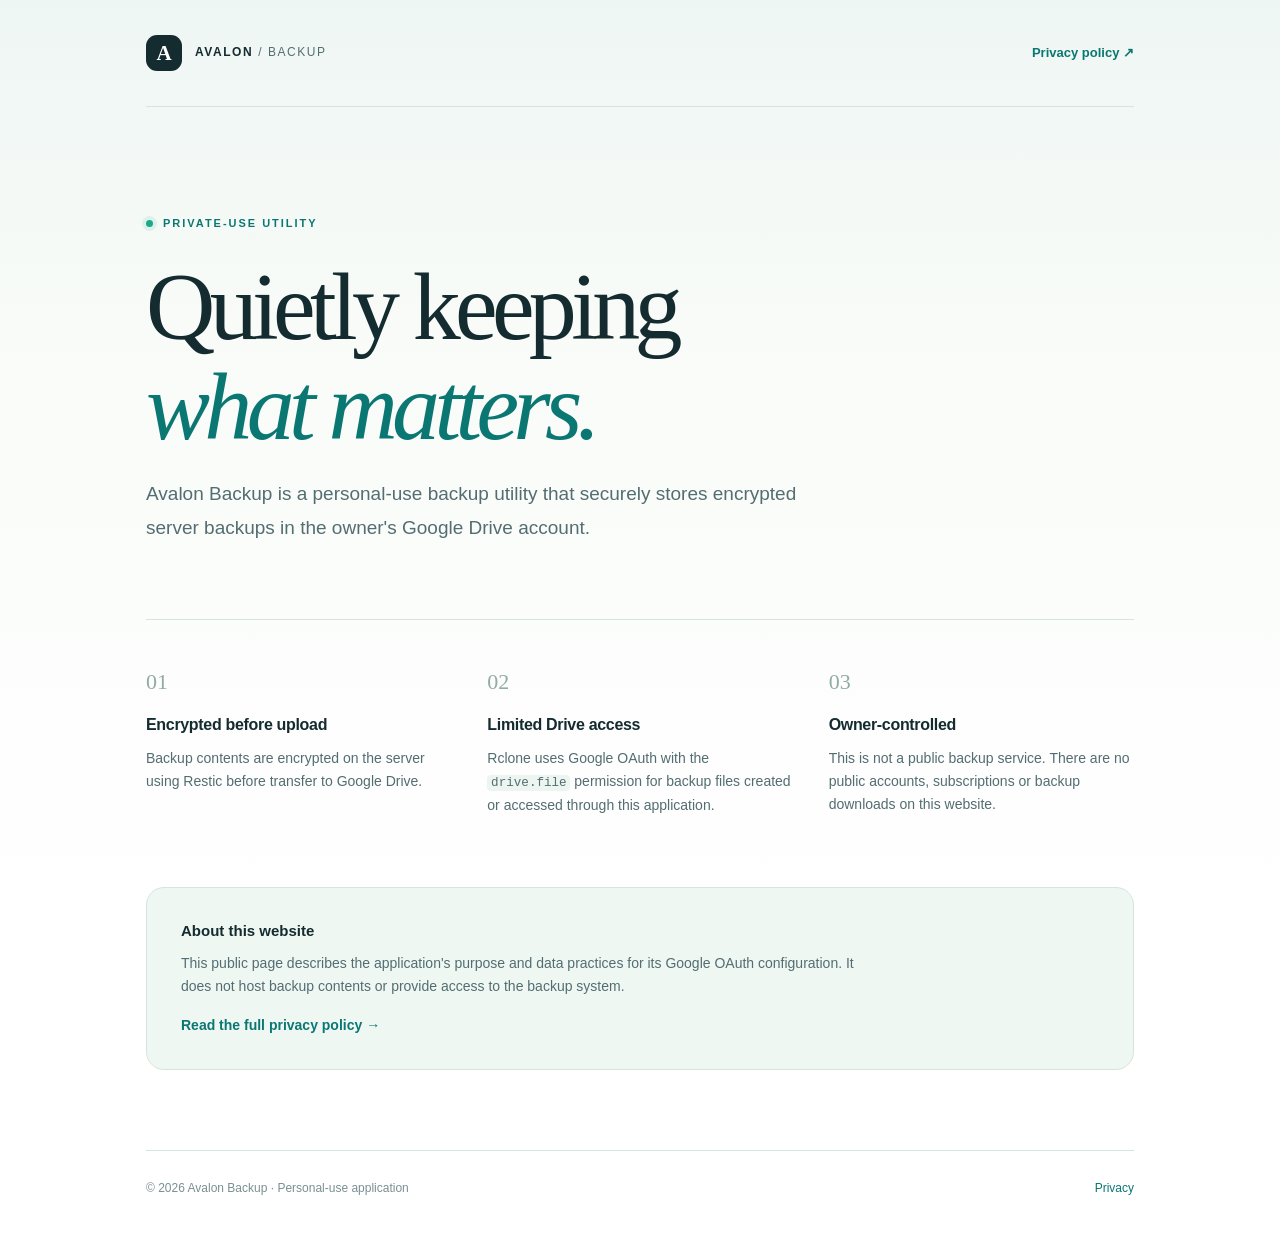
<file: index.html>
<!doctype html>
<html lang="en">
<head>
  <meta charset="utf-8">
  <meta name="viewport" content="width=device-width,initial-scale=1">
  <meta name="robots" content="index,follow">
  <meta name="description" content="Avalon Backup is a private-use utility for storing encrypted server backups in the owner's Google Drive.">
  <title>Avalon Backup — Private encrypted backups</title>
  <link rel="stylesheet" href="styles.css">
</head>
<body>
  <div class="site-shell">
    <header class="topbar" aria-label="Site navigation">
      <a class="brand" href="index.html"><span class="mark" aria-hidden="true">A</span><span>AVALON <span class="brand-light">/ BACKUP</span></span></a>
      <a class="nav-link" href="privacy.html">Privacy policy <span aria-hidden="true">↗</span></a>
    </header>
    <main>
      <div class="eyebrow"><span class="status-dot" aria-hidden="true"></span> PRIVATE-USE UTILITY</div>
      <h1>Quietly keeping<br><em>what matters.</em></h1>
      <p class="intro">Avalon Backup is a personal-use backup utility that securely stores encrypted server backups in the owner's Google Drive account.</p>
      <div class="rule"></div>
      <section class="features" aria-label="How it works">
        <article><div class="feature-number">01</div><h2>Encrypted before upload</h2><p>Backup contents are encrypted on the server using Restic before transfer to Google Drive.</p></article>
        <article><div class="feature-number">02</div><h2>Limited Drive access</h2><p>Rclone uses Google OAuth with the <code>drive.file</code> permission for backup files created or accessed through this application.</p></article>
        <article><div class="feature-number">03</div><h2>Owner-controlled</h2><p>This is not a public backup service. There are no public accounts, subscriptions or backup downloads on this website.</p></article>
      </section>
      <section class="note" aria-label="About the website"><strong>About this website</strong><p>This public page describes the application's purpose and data practices for its Google OAuth configuration. It does not host backup contents or provide access to the backup system.</p><a href="privacy.html">Read the full privacy policy <span aria-hidden="true">→</span></a></section>
    </main>
    <footer><span>© 2026 Avalon Backup · Personal-use application</span><a href="privacy.html">Privacy</a></footer>
  </div>
</body>
</html>
</file>
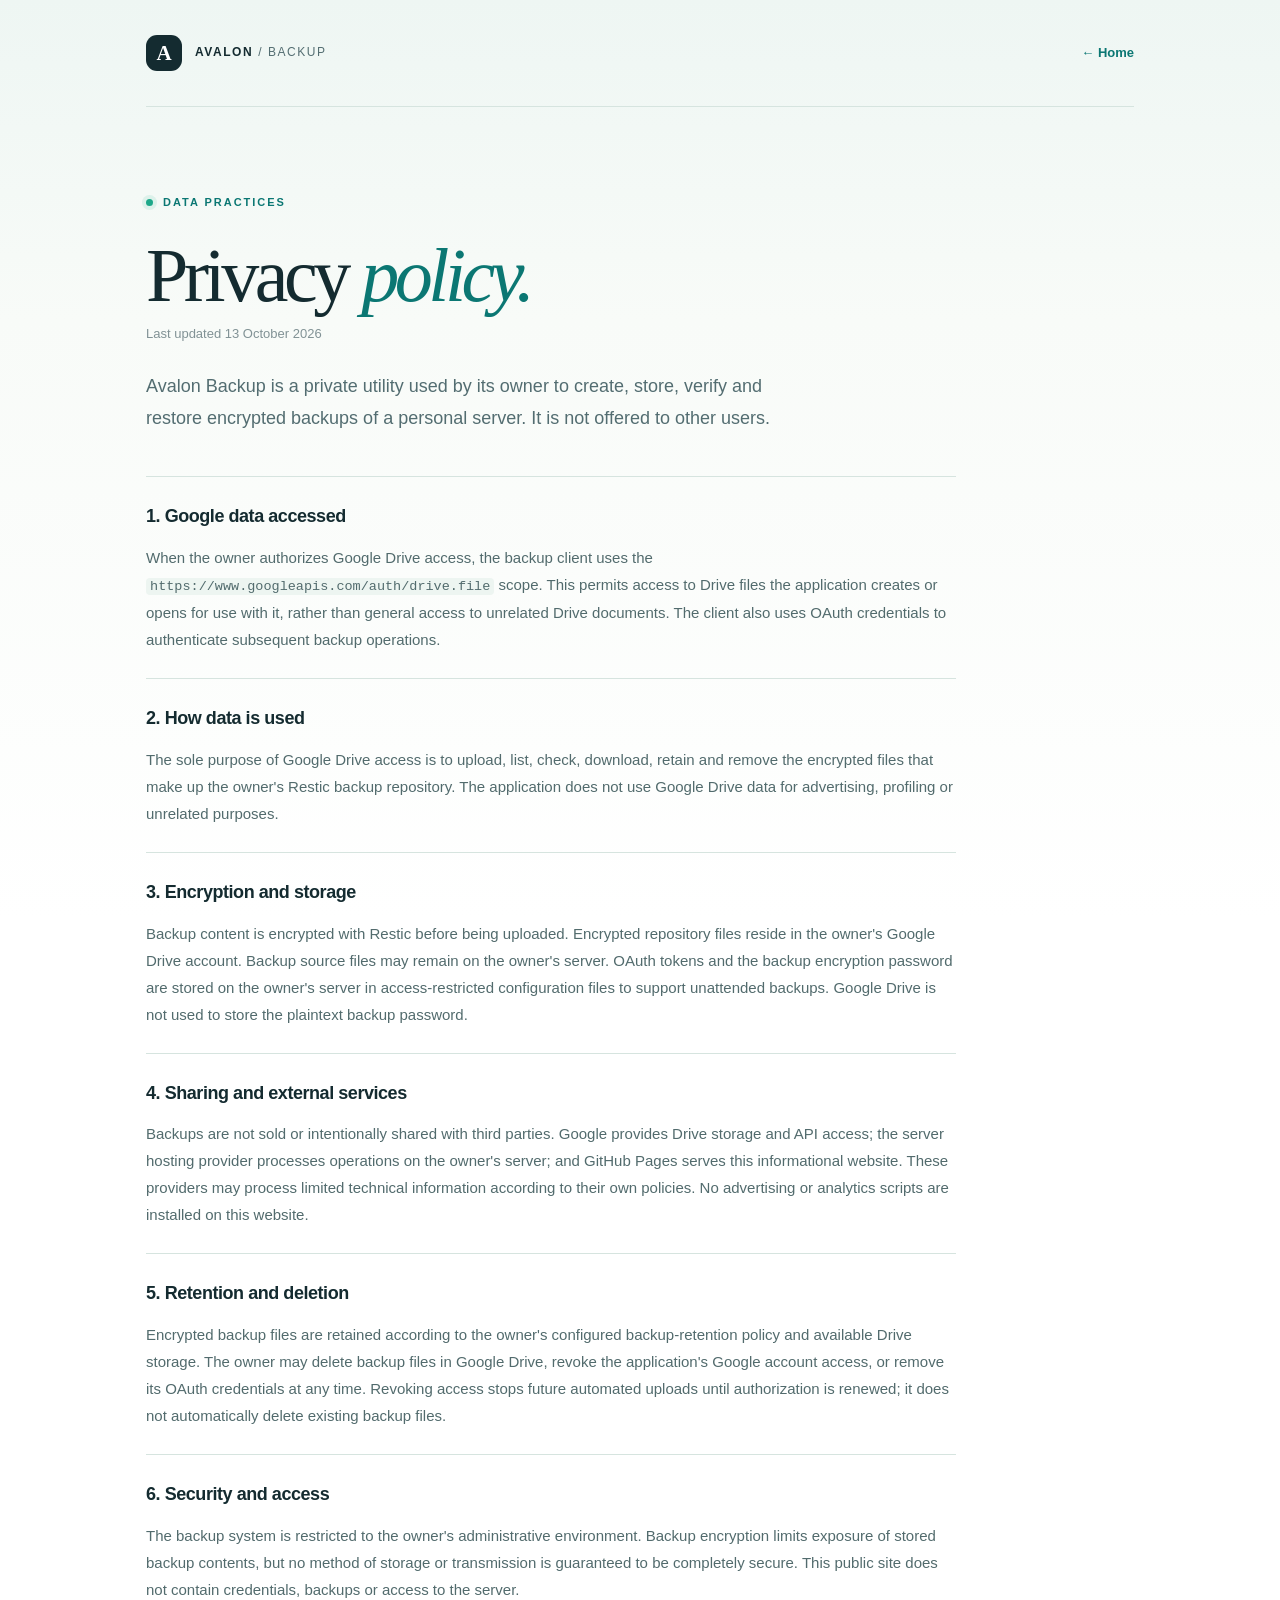
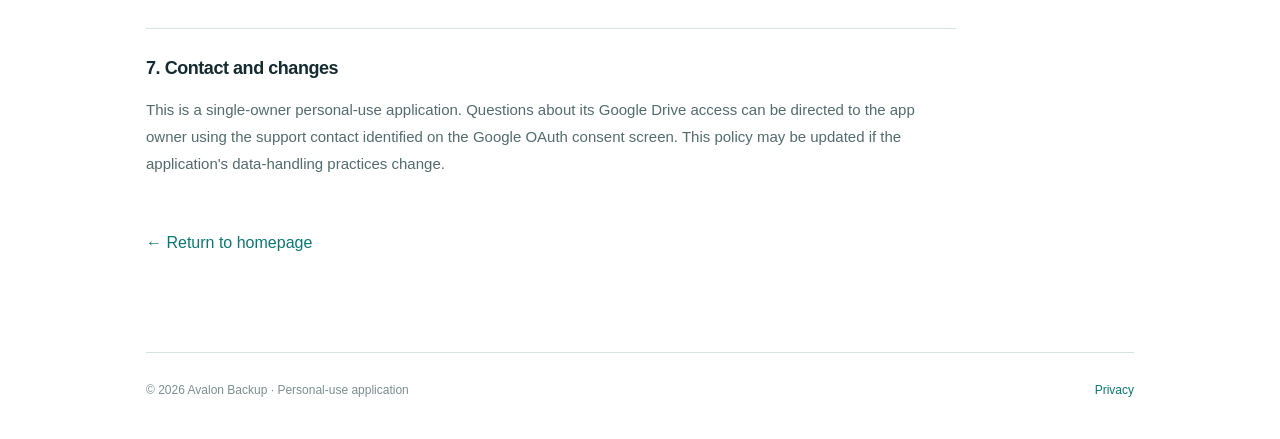
<file: privacy.html>
<!doctype html>
<html lang="en">
<head>
  <meta charset="utf-8">
  <meta name="viewport" content="width=device-width,initial-scale=1">
  <meta name="robots" content="index,follow">
  <meta name="description" content="Privacy policy for the private-use Avalon Backup Google Drive OAuth application.">
  <title>Privacy policy — Avalon Backup</title>
  <link rel="stylesheet" href="styles.css">
</head>
<body>
  <div class="site-shell">
    <header class="topbar" aria-label="Site navigation">
      <a class="brand" href="index.html"><span class="mark" aria-hidden="true">A</span><span>AVALON <span class="brand-light">/ BACKUP</span></span></a>
      <a class="nav-link" href="index.html">← Home</a>
    </header>
    <main class="policy">
      <div class="eyebrow"><span class="status-dot" aria-hidden="true"></span> DATA PRACTICES</div>
      <h1>Privacy <em>policy.</em></h1>
      <p class="last-updated">Last updated 13 October 2026</p>
      <p class="intro policy-intro">Avalon Backup is a private utility used by its owner to create, store, verify and restore encrypted backups of a personal server. It is not offered to other users.</p>
      <section><h2>1. Google data accessed</h2><p>When the owner authorizes Google Drive access, the backup client uses the <code>https://www.googleapis.com/auth/drive.file</code> scope. This permits access to Drive files the application creates or opens for use with it, rather than general access to unrelated Drive documents. The client also uses OAuth credentials to authenticate subsequent backup operations.</p></section>
      <section><h2>2. How data is used</h2><p>The sole purpose of Google Drive access is to upload, list, check, download, retain and remove the encrypted files that make up the owner's Restic backup repository. The application does not use Google Drive data for advertising, profiling or unrelated purposes.</p></section>
      <section><h2>3. Encryption and storage</h2><p>Backup content is encrypted with Restic before being uploaded. Encrypted repository files reside in the owner's Google Drive account. Backup source files may remain on the owner's server. OAuth tokens and the backup encryption password are stored on the owner's server in access-restricted configuration files to support unattended backups. Google Drive is not used to store the plaintext backup password.</p></section>
      <section><h2>4. Sharing and external services</h2><p>Backups are not sold or intentionally shared with third parties. Google provides Drive storage and API access; the server hosting provider processes operations on the owner's server; and GitHub Pages serves this informational website. These providers may process limited technical information according to their own policies. No advertising or analytics scripts are installed on this website.</p></section>
      <section><h2>5. Retention and deletion</h2><p>Encrypted backup files are retained according to the owner's configured backup-retention policy and available Drive storage. The owner may delete backup files in Google Drive, revoke the application's Google account access, or remove its OAuth credentials at any time. Revoking access stops future automated uploads until authorization is renewed; it does not automatically delete existing backup files.</p></section>
      <section><h2>6. Security and access</h2><p>The backup system is restricted to the owner's administrative environment. Backup encryption limits exposure of stored backup contents, but no method of storage or transmission is guaranteed to be completely secure. This public site does not contain credentials, backups or access to the server.</p></section>
      <section><h2>7. Contact and changes</h2><p>This is a single-owner personal-use application. Questions about its Google Drive access can be directed to the app owner using the support contact identified on the Google OAuth consent screen. This policy may be updated if the application's data-handling practices change.</p></section>
      <p class="back"><a href="index.html">← Return to homepage</a></p>
    </main>
    <footer><span>© 2026 Avalon Backup · Personal-use application</span><a href="privacy.html" aria-current="page">Privacy</a></footer>
  </div>
</body>
</html>
</file>
<file: styles.css>
:root{color-scheme:light;--ink:#142b30;--muted:#536d71;--teal:#0b7773;--wash:#edf5f1;--line:#d6e4df;--cream:#fbfcf9}
*{box-sizing:border-box}
html{scroll-behavior:smooth}
body{margin:0;background:linear-gradient(180deg,#eef6f3 0,#f8fbf8 320px,#fff 920px);font-family:Inter,ui-sans-serif,-apple-system,BlinkMacSystemFont,"Segoe UI",sans-serif;color:var(--ink);line-height:1.65}
a{color:var(--teal);text-decoration:none}a:hover{text-decoration:underline}a:focus-visible{outline:3px solid #48b9ae;outline-offset:4px}
.site-shell{max-width:1060px;margin:0 auto;padding:0 36px}
.topbar{display:flex;justify-content:space-between;align-items:center;padding:35px 0;border-bottom:1px solid var(--line);gap:20px}
.brand{display:flex;align-items:center;gap:13px;color:var(--ink);font-size:12px;font-weight:800;letter-spacing:.13em;white-space:nowrap}
.brand:hover{text-decoration:none}.brand-light{font-weight:500;color:var(--muted)}
.mark{display:inline-grid;place-items:center;width:36px;height:36px;border-radius:11px;background:var(--ink);color:#fff;font:700 21px Georgia,serif;letter-spacing:0}
.nav-link{font-size:13px;font-weight:600}
main{padding:107px 0 80px}
.eyebrow{display:flex;align-items:center;gap:10px;color:var(--teal);font-size:11px;font-weight:800;letter-spacing:.18em}
.status-dot{width:7px;height:7px;background:#1da889;border-radius:50%;box-shadow:0 0 0 4px rgba(29,168,137,.11)}
h1{margin:25px 0 20px;font-family:Georgia,"Times New Roman",serif;font-size:clamp(48px,8vw,96px);line-height:1.04;font-weight:500;letter-spacing:-.059em}
h1 em{font-style:italic;color:var(--teal);font-weight:400}
.intro{max-width:670px;font-size:19px;line-height:1.8;color:var(--muted);margin:0}
.rule{height:1px;background:var(--line);margin:74px 0 44px}
.features{display:grid;grid-template-columns:repeat(3,minmax(0,1fr));gap:36px}
.feature-number{font-family:Georgia,serif;color:#91aca3;font-size:22px}.features h2{font-size:16px;font-weight:700;letter-spacing:-.02em;line-height:1.4;margin:14px 0 10px}.features p{margin:0;font-size:14px;color:var(--muted)}
code{font-size:.9em;background:var(--wash);padding:.08em .3em;border-radius:4px;overflow-wrap:anywhere}
.note{margin-top:70px;background:#eff7f3;border:1px solid var(--line);border-radius:18px;padding:30px 34px}.note strong{font-size:15px}.note p{max-width:690px;margin:8px 0 14px;color:var(--muted);font-size:14px}.note a{font-size:14px;font-weight:700}
footer{display:flex;gap:18px;justify-content:space-between;align-items:center;border-top:1px solid var(--line);padding:28px 0 40px;color:#7a8f90;font-size:12px}
.policy{max-width:810px;padding-top:86px}.policy h1{font-size:clamp(44px,7vw,76px);margin-bottom:8px}.last-updated{color:#819295;font-size:13px;margin:0 0 25px}.policy-intro{font-size:18px;margin:0 0 42px}.policy section{padding:25px 0;border-top:1px solid var(--line)}.policy h2{font-size:18px;letter-spacing:-.025em;margin:0 0 12px}.policy section p{color:#526b6d;font-size:15px;line-height:1.8;margin:0}.policy .back{margin-top:28px}
@media(max-width:700px){.site-shell{padding:0 22px}.topbar{padding:23px 0}.nav-link{font-size:12px}main{padding:78px 0 65px}.intro{font-size:17px}.rule{margin:55px 0 30px}.features{grid-template-columns:1fr;gap:30px}.note{margin-top:48px;padding:25px}.policy{padding-top:60px}.policy-intro{font-size:17px}footer{flex-direction:column;align-items:flex-start;gap:6px}}
</file>
